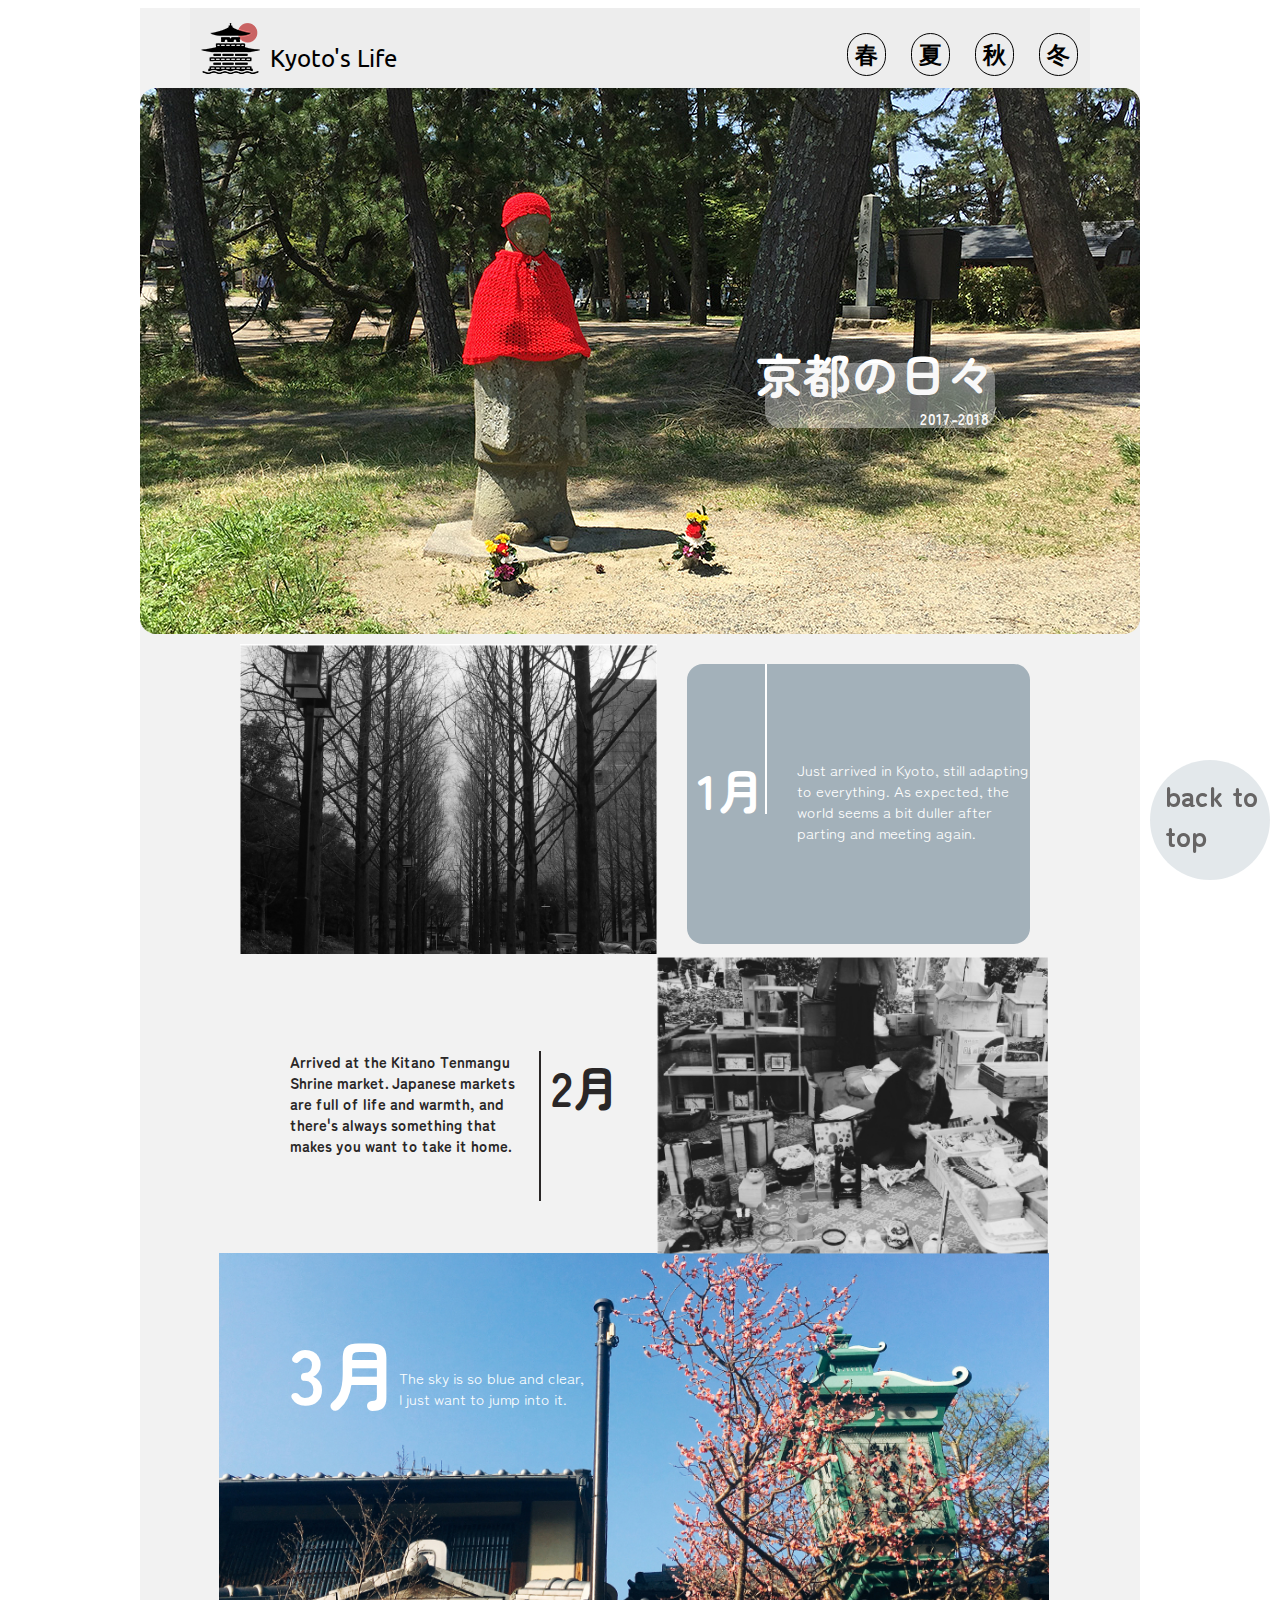
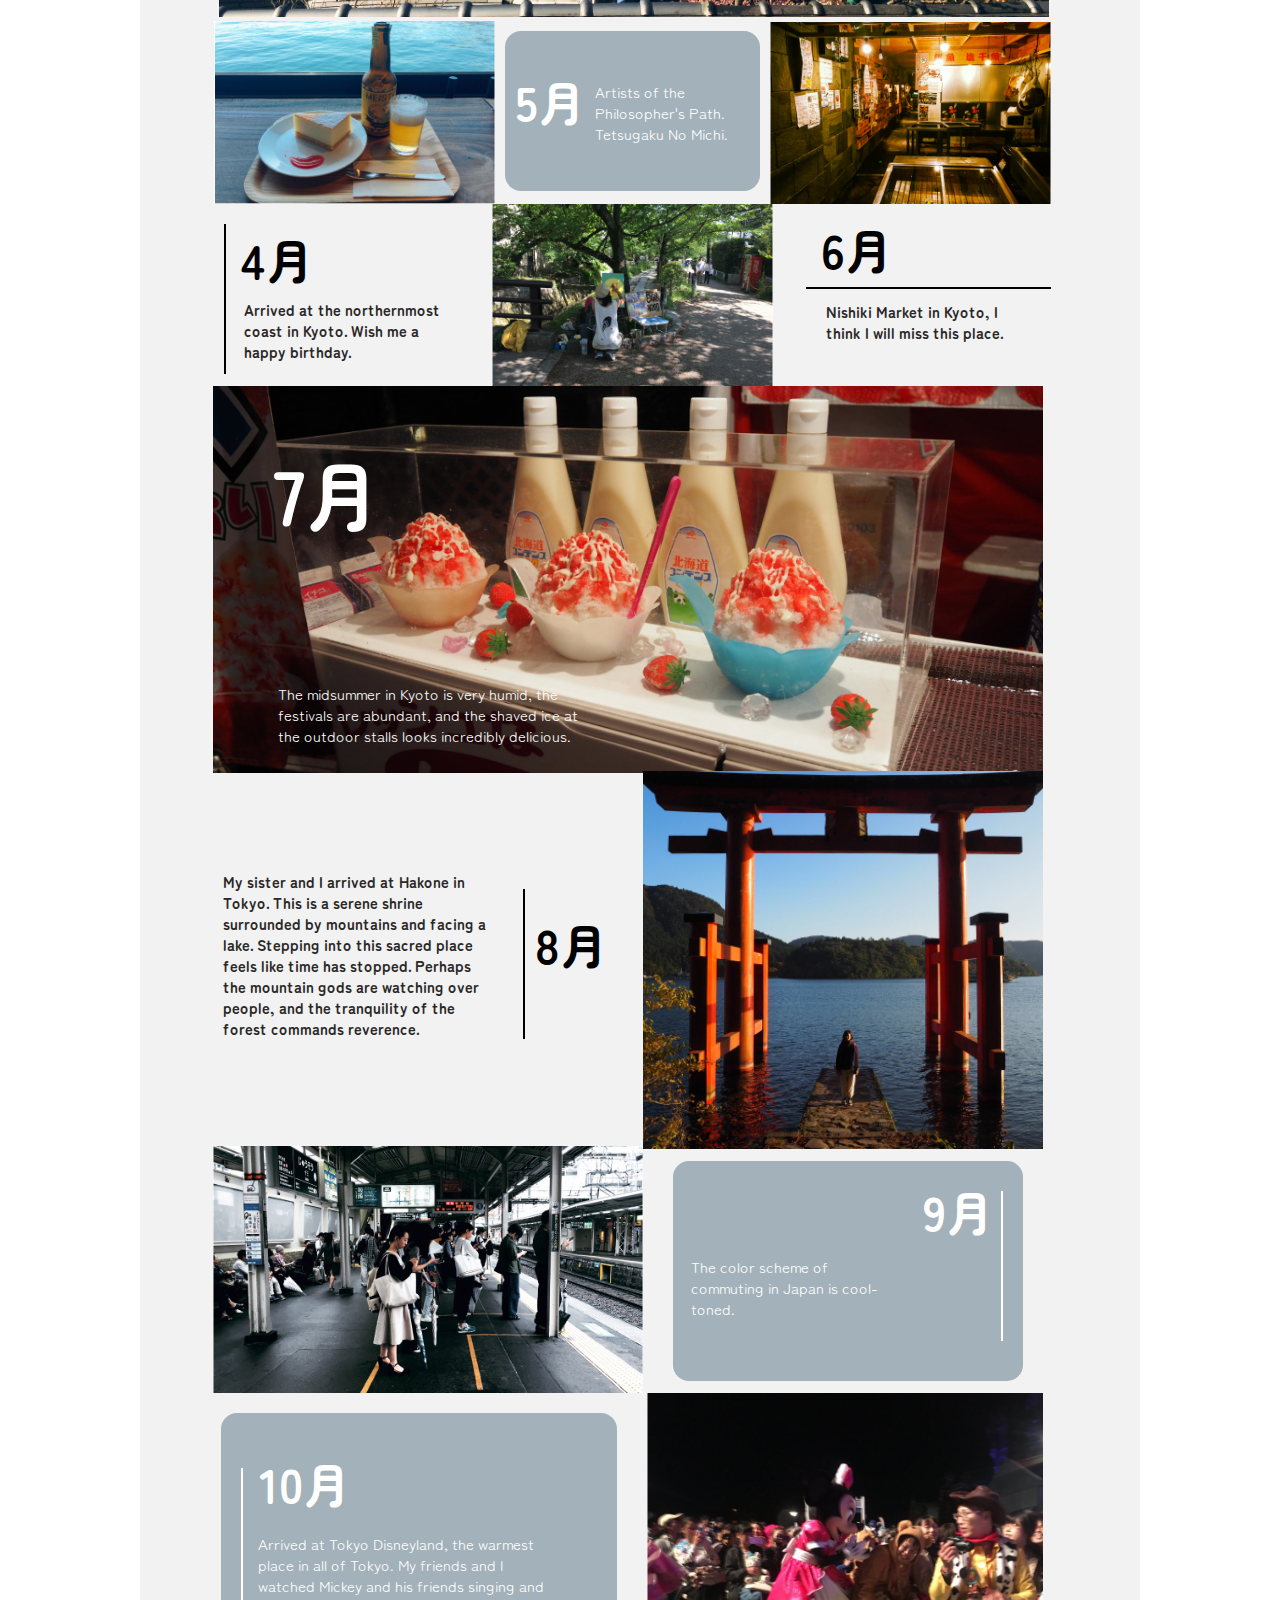
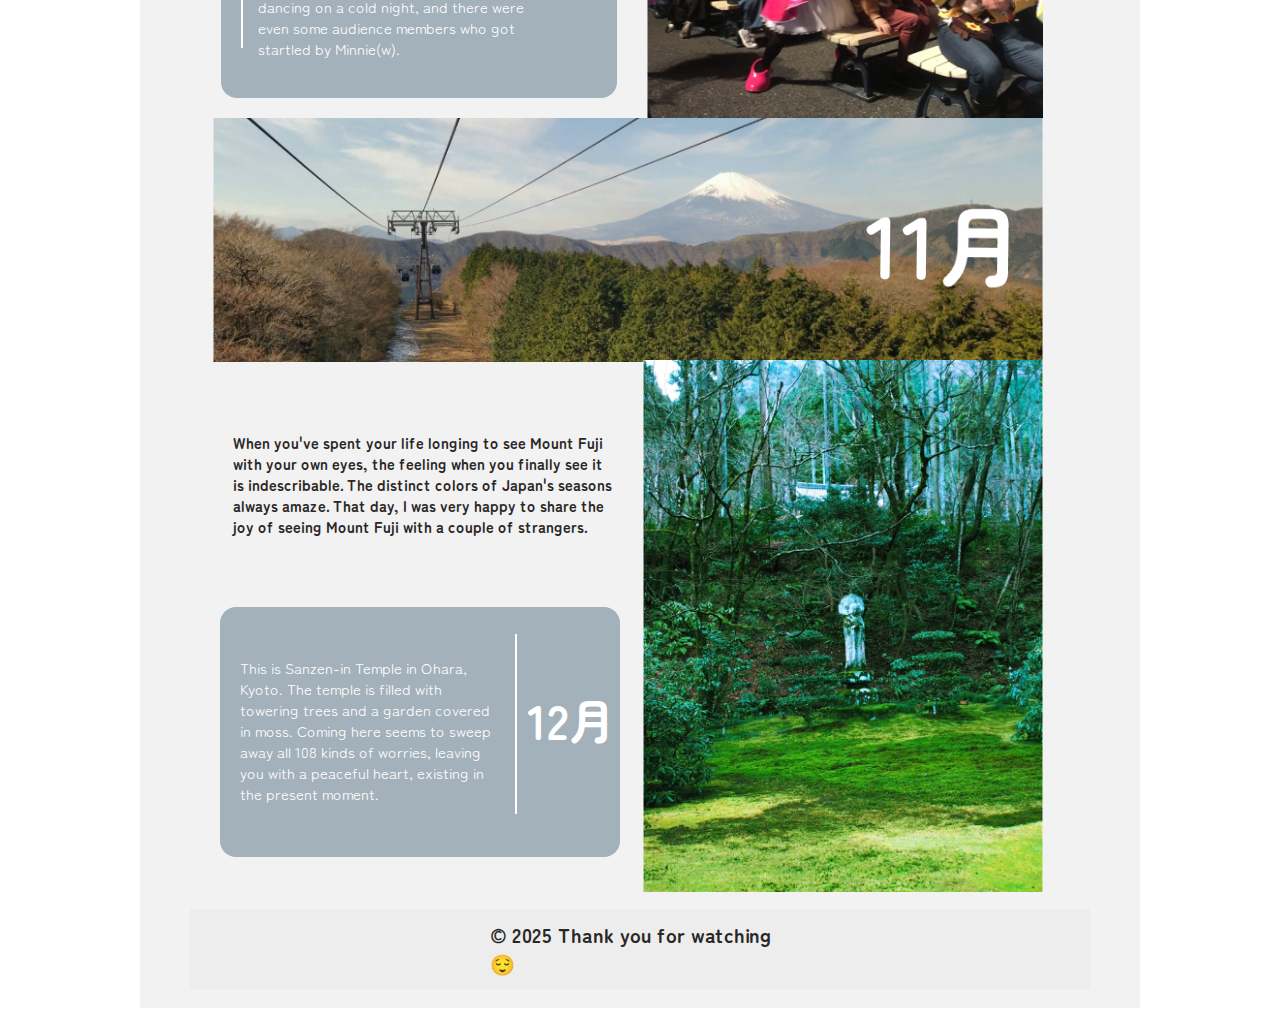
<file: demo.html>
<!DOCTYPE html>
<html lang="en">
<head>
    <meta charset="UTF-8">
    <meta name="viewport" content="width=device-width, initial-scale=1.0">
    <title>Kyoto's Life</title>
    <link rel="stylesheet" href="style.css">
    


</head>
<body>
    <div class="wrap">
        <header>
          <div class="icon-image"><img src="/網頁用照片/icon.png" alt=""></div>
            <div class="header-title">Kyoto's Life</div>
            <div class="button">
                <h3 class="button1">春</h3>
                <h3 class="button2">夏</h3>
                <h3 class="button3">秋</h3>
                <h3 class="button4">冬</h3>



            </div>
        </header>

        <main>
            <h2 class="main-title">京都の日々</h2>
            <p class="main-intro">2017-2018</p>
            <div class="block_main"></div>
        </main>

        <section>
         <div class="card_1">
            <div class="card_1-image"><img src="/網頁用照片/1月.jpg" alt=""></div>
            <div class="card_1-block">
                <div class="card_1-title">1月</div>
                <div class="card_1-intro">Just arrived in Kyoto, still adapting to everything. As expected, the world seems a bit duller after parting and meeting again.</div>
            </div>
        </div>

        <div class="card_2">
            <div class="card_2-block">
                <div class="card_2-intro">Arrived at the Kitano Tenmangu Shrine market. Japanese markets are full of life and warmth, and there's always something that makes you want to take it home. </div>
                <div class="card_2-title">2月</div>
             </div>
            <div class="card_2-image"><img src="/網頁用照片/2月.jpg" alt=""></div>
            
        </div>
        
        <div class="card_3">
            <div class="card_3-image"><img src="/網頁用照片/3月.jpg" alt=""></div>
            <div class="card_3-title">3月</div>
            <div class="card_3-intro">The sky is so blue and clear,
            I just want to jump into it.</div>
        
        </div>

        <div class="card_4">
            <div class="card_4-image1"><img src="/網頁用照片/4月.jpg" alt=""></div>
            <div class="card_4-block">
                <div class="card_4-title">5月</div>
                <div class="card_4-intro">Artists of the Philosopher's Path.
                    Tetsugaku No Michi.</div>
            </div>
            <div class="card_4-image2"><img src="/網頁用照片/6月.jpg" alt=""></div>
        </div>


        <div class="card_5">
            <div class="card_5-block1">
                <div class="card_5-title1">4月</div>
                <div class="card_5-intro1">Arrived at the northernmost coast in Kyoto. Wish me a happy birthday.</div>
            </div>
            <div class="card_5-image"><img src="/網頁用照片/5月.jpg" alt=""></div>
            <div class="card_5-block2">
                <div class="card_5-title2">6月</div>
                <div class="card_5-intro2">Nishiki Market in Kyoto, I think I will miss this place.</div>
            </div>
        </div>

        <div class="card_6">
            <div class="card_6-image"><img src="/網頁用照片/7月.jpg" alt=""></div>
            <div class="card_6-title">7月</div>
            <div class="card_6-intro">The midsummer in Kyoto is very humid, 
            the festivals are abundant, and the shaved ice at the outdoor stalls looks incredibly delicious.</div>
        </div>
       
        <div class="card_7">
            <div class="card_7-block">
                <div class="card_7-intro">My sister and I arrived at Hakone in Tokyo. This is a serene shrine surrounded by mountains and facing a lake. Stepping into this sacred place feels like time has stopped. Perhaps the mountain gods are watching over people, and the tranquility of the forest commands reverence.</div>
                <div class="card_7-title">8月</div>
            </div>
            <div class="card_7-image"><img src="/網頁用照片/9月.jpg" alt=""></div>
        </div>


        <div class="card_8">
            <div class="card_8-image"><img src="/網頁用照片/8月.jpg" alt=""></div>
            <div class="card_8-block">
                <div class="card_8-title">9月</div>
                <div class="card_8-intro">The color scheme of commuting in Japan is cool-toned.</div>
            </div>
        </div>
    
        <div class="card_9">
            <div class="card_9-block">
                <div class="card_9-title">10月</div>
                <div class="card_9-intro">Arrived at Tokyo Disneyland, the warmest place in all of Tokyo. My friends and I watched Mickey and his friends singing and dancing on a cold night, and there were even some audience members who got startled by Minnie(w).</div>
            </div>
            <div class="card_9-image"><img src="/網頁用照片/10月.jpg" alt=""></div>
        </div>


        <div class="card_10">
            <div class="card_10-image"><img src="/網頁用照片/11月.jpg" alt=""></div>
            
        </div>

        <div class="card_11">
            <div class="card_11-intro">When you've spent your life longing to see Mount Fuji with your own eyes, the feeling when you finally see it is indescribable. The distinct colors of Japan's seasons always amaze. That day, I was very happy to share the joy of seeing Mount Fuji with a couple of strangers.</div>
        </div>

        <div class="card_12">
            <div class="card_12-block">
                <div class="card_12-intro">This is Sanzen-in Temple in Ohara, Kyoto. The temple is filled with towering trees and a garden covered in moss. Coming here seems to sweep away all 108 kinds of worries, leaving you with a peaceful heart, existing in the present moment.</div>
                <div class="card_12-title">12月</div>
            </div>
        </div>

        <div class="card_13">
            <div class="card_13-image"><img src="/網頁用照片/12月.jpg" alt=""></div>
        </div>
    
        <div class="footer">© 2025 Thank you for watching😌</div>
        <a href="#" class="top">back to <br> top</a>

        </section>



    </div>

    
</body>
</html>
</file>
<file: style.css>
@import url('https://fonts.googleapis.com/css2?family=Zen+Maru+Gothic&display=swap');

@import url('https://fonts.googleapis.com/css2?family=Ubuntu:ital,wght@0,300;0,400;0,500;0,700;1,300;1,400;1,500;1,700&display=swap');

html { scroll-behavior: smooth; }

a {text-decoration:none;}

*{box-sizing: border-box;}

h2,h3,p {margin: 0;}

.wrap{
    margin: 0 auto;
    width: 1000px;
    height: 4200px;
    background-color: #F2F2F2;
}

img{
    width: 100%;
    display: block;
}

header{
    width: 900px;
    height: 80px;
    background-color: #EDEDED;
    display: flex;
    margin-left: 50px;
    margin-right: 50px;
    
    
}
.icon-image{
    height: 80px;
    width: 80px;
}

.header-title{
    font-family: Ubuntu;
    font-weight: normal;
    font-size: 24px;
    padding-top:35px ;
    


}
.button{
    display: flex;
    padding-left: 450px;
    gap: 25px;
    padding-top: 25px;
    font-size: 20px;
    font-family:Ubuntu;
   

}

.button1{
    width: 39px;
    height: 43px;
    border-width: 1px;
    border-style: solid;
    border-radius: 20px;
    text-align: center;
    align-content: center;
    
}


.button2{
    width: 39px;
    height: 43px;
    border-width: 1px;
    border-style: solid;
    border-radius: 20px;
    text-align: center;
    align-content: center;
    
}


.button3{
    width: 39px;
    height: 43px;
    border-width: 1px;
    border-style: solid;
    border-radius: 20px;
    text-align: center;
    align-content: center;
    
}


.button4{
    width: 39px;
    height: 43px;
    border-width: 1px;
    border-style: solid;
    border-radius: 20px;
    text-align: center;
    align-content: center;
    
}





main{
    width: 1000px;
    height: 546px;
    background-image: url(/網頁用照片/Main.jpg);
    padding-left: 15px;
    border-radius: 16px;
    

}

.main-title{
    font-size: 48px;
    font-family: "Zen Maru Gothic", serif;
    color: white;
    font-weight: bold;
    padding-left: 600px;
    padding-top: 250px;
    margin: 0;

}

.main-title::before {
    content: " ";
    display: block;
    width: 230px;
    height: 65px;
    background-color:#ededed;
    opacity: 40%;
    border-radius: 16px;
    position: absolute;
    margin-left: 10px;
    margin-top: 25px;

}



.main-intro{
    font-size: 15px;
    font-family:"Zen Maru Gothic", serif; 
    color: white;
    font-weight: bold;
    padding-left: 765px;
    margin: 0;
   

}



.section{
    width: 900px;
    margin: 0 auto;
}

.card_1{
    display: flex;
    width: 890px;
    height: 362px;
    margin-bottom: 0;

}

.card_1-image{
    width: 486px;
    height: 362px;
    border-radius: 20px;
    margin-top: 10px;
    margin-left:100px;
}

.card_1-block{
    display: flex;
    background-color: #A3B1BA;
    width: 400px;
    height: 280px;
    margin-top: 30Px;
    margin-left: 30px;
    border-radius: 16px;
    margin-bottom: 0;
  
}
.card_1-title{
    flex-shrink: 0;
    height: 150px;
    font-size: 48px;
    font-weight: 700;
    font-family: "Zen Maru Gothic", serif;
    color: white;
    padding-top: 90PX;
    padding-left: 10PX;
    border-right: 2px solid ;
}


.card_1-intro{
    font-size:15px;
    width:270px ;
    font-family: "Zen Maru Gothic", serif;
    color: white;
    padding-left: 30px;
    padding-top: 95px;
}

.card_2{
    display: flex;
    width: 890px;
    margin-top: -25px;
    
}

.card_2-block{
    display: flex;
    background-color: #F2F2F2;
    width: 400px;
    margin-top: 80Px;
    margin-left: 80px;
    border: 10px auto;

}
.card_2-title{
    flex-shrink: 0;
    height: 150px;
    font-size: 48px;
    font-weight: 700;
    font-family: "Zen Maru Gothic", serif;
    color:rgb(42, 39, 39);
    border-left:2px solid;
    padding-left: 10px;
    margin-left: 10px;
    
    
}

.card_2-intro{
    font-family: "Zen Maru Gothic", serif;
    font-weight: bold ;
    font-size: 15px;
    width: 285px;
    margin-left: 70px;
    color: rgb(42, 39, 39)


}

.card_2-image{
    scale: 110%;
    margin-left: 55px;
    
}
    
.card_3{
    width: 830px;
    margin-top: 13px;
    margin-left: 79px;
    
}

.card_3-title{
    font-size: 76px;
    font-weight: 700;
    font-family: "Zen Maru Gothic", serif;
    color: white;
    position: relative;
    left:70px;
    top:-300px;
    
}

.card_3-intro{
    font-family: "Zen Maru Gothic", serif;
    font-size: 15px;
    color: white;
    position: relative;
    left: 180px;
    top:-360px;
    width: 188px;
}

.card_4{
    display: flex;
    width: 890px;
    margin-top: -148px;
    margin-left: 74px;
    gap:10px;
}

.card_4-image1{
    width: 281px;
}

.card_4-block{
    display: block;
    background-color: #A3B1BA;
    width: 255px;
    height: 160px;
    margin-top: 10Px;
    border-radius: 16px;
    margin-bottom: 0;
    
}

.card_4-title{
    flex-shrink: 0;
    font-size: 48px;
    font-weight: 700;
    font-family: "Zen Maru Gothic", serif;
    color: white;
    padding-left: 10px;
    padding-top: 35px;


}

.card_4-intro{
    font-size: 15px;
    font-family: "Zen Maru Gothic", serif;
    color: white;
    width: 170px;
    padding-bottom: 100px;
    position: relative;
    top: -55px;
    left: 90px;
}

.card_4-image2{
    width: 281px;
    margin-top: 1px;
}

.card_5{
    display: flex;
    width: 890px;
    margin-left: 74px;
    gap:10px

}


.card_5-block1{
    display: block;
    background-color: #F2F2F2;
    width: 255px;
    border-radius: 16px;
    margin-top: 10px;
    height: 165px;
}

.card_5-title1{
    flex-shrink: 0;
    font-size: 48px;
    font-weight: 700;
    font-family: "Zen Maru Gothic", serif;
    border-left: 2px solid;
    height: 150px;
    margin-left: 10px;
    margin-top: 10px;
    padding-left: 15px;

}

.card_5-intro1{
    font-size: 15px;
    font-family: "Zen Maru Gothic", serif;
    width: 200px;
    position: relative;
    top:-75px;
    left: 30px;
    color: rgb(42, 39, 39);
    font-weight: bold;

}
.card_5-image{
    width: 281px;
    margin-left: 13px;
}


.card_5-block2{
    display: block;
    background-color: #F2F2F2;
    width: 255px;
    border-radius: 16px;
    margin-top: 10px;
    height: 165px;
    margin-left: 13px;
}

.card_5-title2{
    flex-shrink: 0;
    font-size: 48px;
    font-weight: 700;
    font-family: "Zen Maru Gothic", serif;
    border-bottom: 2px solid;
    height: 75px;
    margin-left: 10px;
    padding-left: 15px;

}

.card_5-intro2{
    font-size: 15px;
    font-family: "Zen Maru Gothic", serif;
    width: 200px;
    position: relative;
    top:12px;
    left: 30px;
    color: rgb(42, 39, 39);
    font-weight: bold;

}


.card_6{
    width: 830px;
    margin-left: 73px;

}


.card_6-title{
    font-size: 76px;
    font-weight: 700;
    font-family: "Zen Maru Gothic", serif;
    color: white;
    position: relative;
    left: 60px;
    top:-335px;
    
}

.card_6-intro{
    font-family: "Zen Maru Gothic", serif;
    font-size: 15px;
    color: white;
    position: relative;
    left: 65px;
    top:-200px;
    width: 300px;
}

.card_7{
    width: 830px;
    display: flex;
    margin-top: -175px;  
    margin-left: 73px;
    gap:30px

}

.card_7-block{
    width: 400px;
    margin-top: 100px;
    background-color:#F2F2F2;
    padding-left: 10px;           
}

.card_7-intro{
    font-size: 15px;
    font-family: "Zen Maru Gothic", serif;
    width: 270px;
    position: relative;
    color: rgb(42, 39, 39);
    font-weight: bold;

}

.card_7-title{
    flex-shrink: 0;
    font-size: 48px;
    font-weight: 700;
    font-family: "Zen Maru Gothic", serif;
    border-left: 2px solid;
    height: 150px;
    position: relative;
    top:-150px;
    right:-300px;
    padding-left: 10px;
    padding-top: 20px;

}


.card_7-image{
    width: 400px;
}


.card_8{
    width: 830px;
    display: flex;
    margin-top: -43px;  
    margin-left: 73px;
    gap:30px

}


.card_8-image{
    width: 430px;
}


.card_8-block{
    width: 350px;
    display: block;
    background-color: #A3B1BA;
    border-radius: 16px;
    margin-top: 15px;
    height: 220px;
}


.card_8-title{
    flex-shrink: 0;
    font-size: 48px;
    font-weight: 700;
    font-family: "Zen Maru Gothic", serif;
    height: 150px;
    color: white;
    position: relative;
    top:15px;
    left: 230px;
    padding-left:20px;
    border-right: 2px solid;
        
}

.card_8-intro{
    color: white;
    font-size: 15px;
    font-family: "Zen Maru Gothic", serif;
    width: 330px;
    height: 150px;
    position: relative;
    top:-120px;
    left: 0px;
    padding-top: 65px;
    padding-right: 100px;
    padding-left: 18px;
    border-right: 2px solid;


}


.card_9{
    width: 830px;
    display: flex;
    margin-left: 73px;
    gap:30px


}

.card_9-block{
    width: 400px;
    display: block;
    background-color: #A3B1BA;
    border-radius: 16px;
    margin-top: 20px;
    height: 285px;
    margin-left: 8px;
}


.card_9-title{
    flex-shrink: 0;
    font-size: 48px;
    font-weight: 700;
    font-family: "Zen Maru Gothic", serif;
    height: 150px;
    color: white;
    position: relative;
    top:35px;
    left: 28px;
    padding-left:10px;
    
}

.card_9-intro{
    color: white;
    font-size: 15px;
    font-family: "Zen Maru Gothic", serif;
    width: 320px;
    height: 180px;
    position: relative;
    top:-95px;
    left: 20px;
    padding-top: 65px;
    border-left: 2px solid;
    padding-right: 5px;
    padding-left: 15px;


}


.card_9-image{
    width: 400px;
}


.card_10{
    width: 830px;
    margin-left: 73px;
}

.card_11{
    display: block;
    background-color: #F2F2F2;
    width: 400px;
    margin-left: 73px;
    margin-top: 50px;

}
.card_11-intro{
    color: rgb(42, 39, 39);
    font-size: 15px;
    font-family: "Zen Maru Gothic", serif;
    font-weight: bold;
    padding-left: 20px;
    padding-top: 20px;

}


.card_12{
    margin-left: 80px;
    margin-top: 70px;
    margin-bottom: -550px;
}

.card_12-block{
    width: 400px;
    background-color:#A3B1BA;
    padding-left: 10px;  
    margin-top: 30px;
    border-radius: 16px;         
    height: 250px;

   }

.card_12-intro{
    font-size: 15px;
    font-family: "Zen Maru Gothic", serif;
    width: 270px;
    position: relative;
    color: white;
    padding-top: 50px;
    padding-left: 10px;
    
}

.card_12-title{
    flex-shrink: 0;
    font-size: 48px;
    font-weight: 700;
    font-family: "Zen Maru Gothic", serif;
    border-left: 2px solid;
    height: 180px;
    position: relative;
    top:-170px;
    right:-285px;
    padding-left: 10px;
    padding-top: 50px;
    color: white;

}

.card_13{
    width: 400px;
    position: relative;
    top:53px;
    left:503px;
    margin-bottom: 0;

}

.footer{
    width: 900px;
    height: 80px;
    background-color: #EDEDED;
    display: flex;
    margin-left: 50px;
    margin-right: 50px;
    font-family: "Zen Maru Gothic", serif;
    color: rgb(42, 39, 39);
    font-weight: bold;
    font-size: 20px;
    align-items: center;
    padding: 0px 300px;
    margin-top: 70px;
    
}

a.top {
    display: block;
    width: 120px;
    height: 120px;
    border-radius: 100px;
    font-family: "Zen Maru Gothic", serif;
    font-weight: bold;
    position: fixed;
    font-size: 28px;
    z-index: 9999999;
    right: 10px;
    bottom: 20px;
    padding-left: 15px;
    padding-top: 15px;
    background-color: #cad3da88;
    color: rgb(102, 100, 100)

}
</file>
